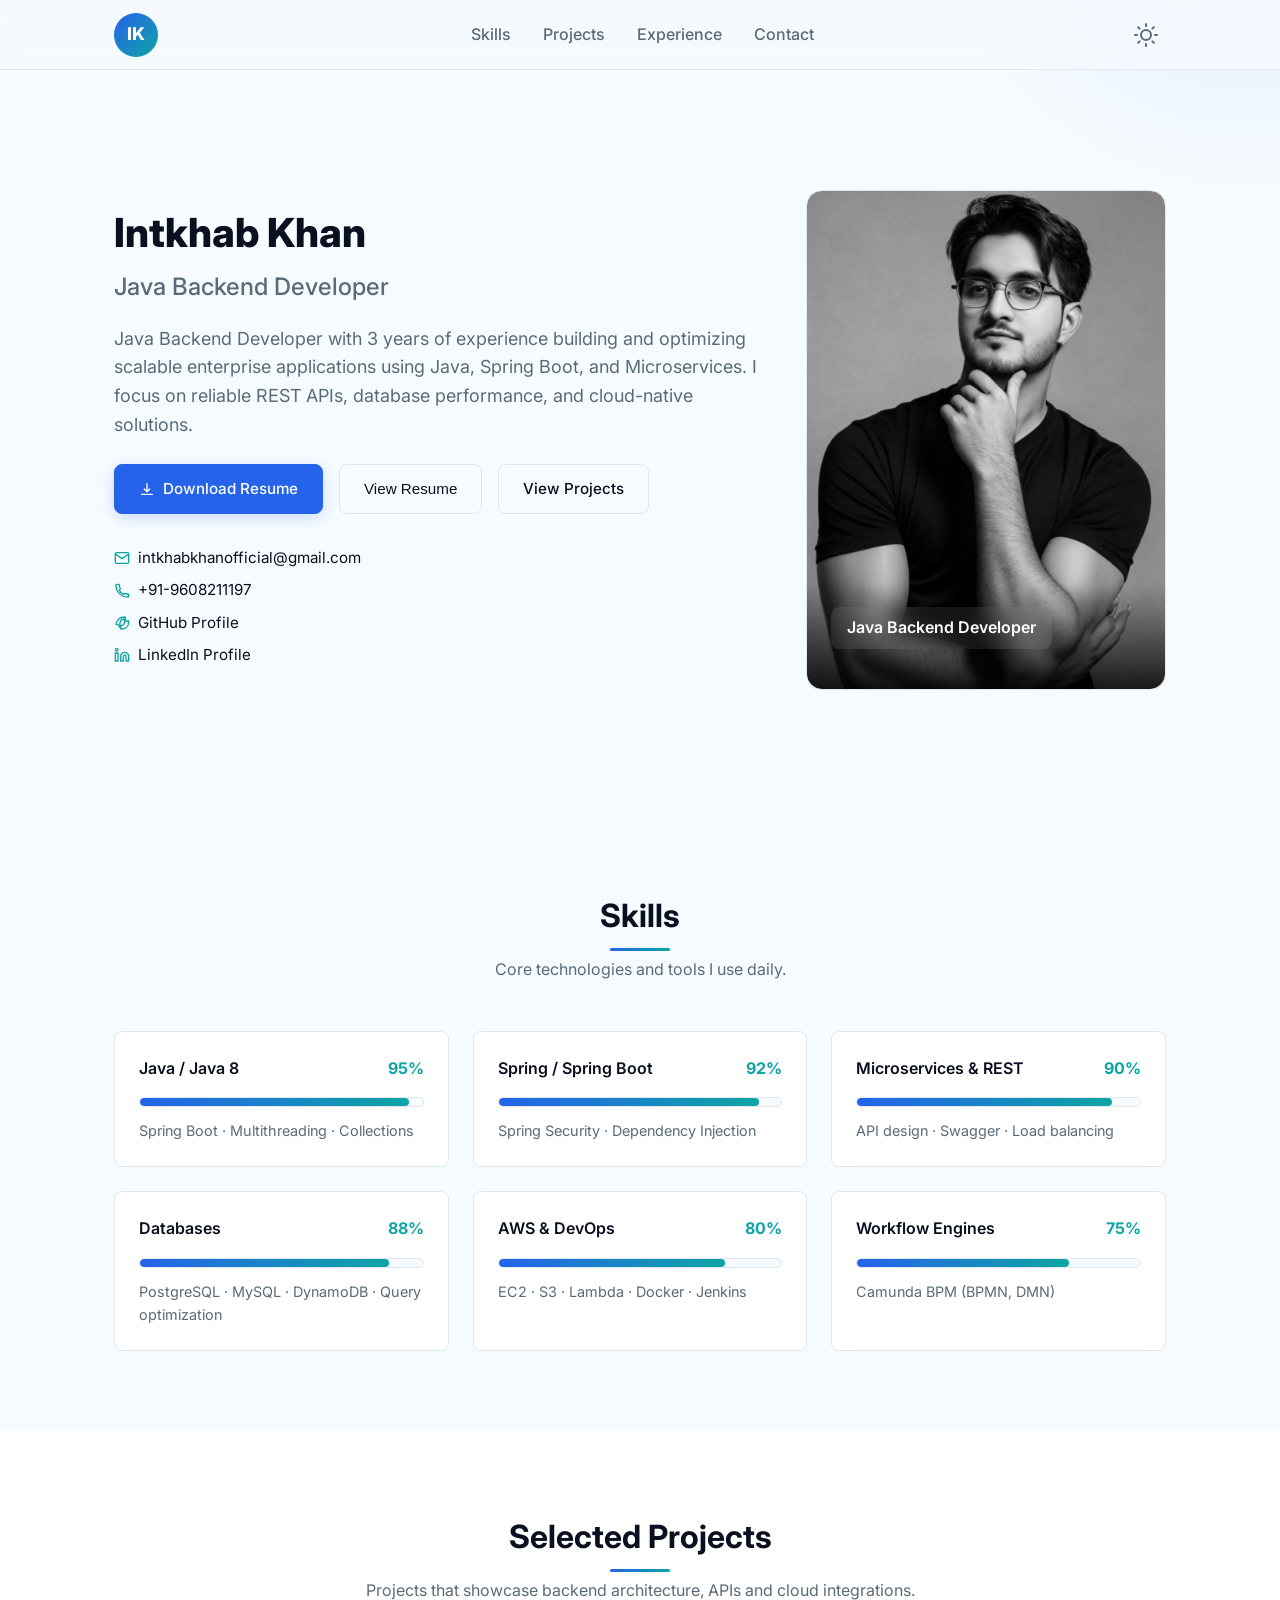
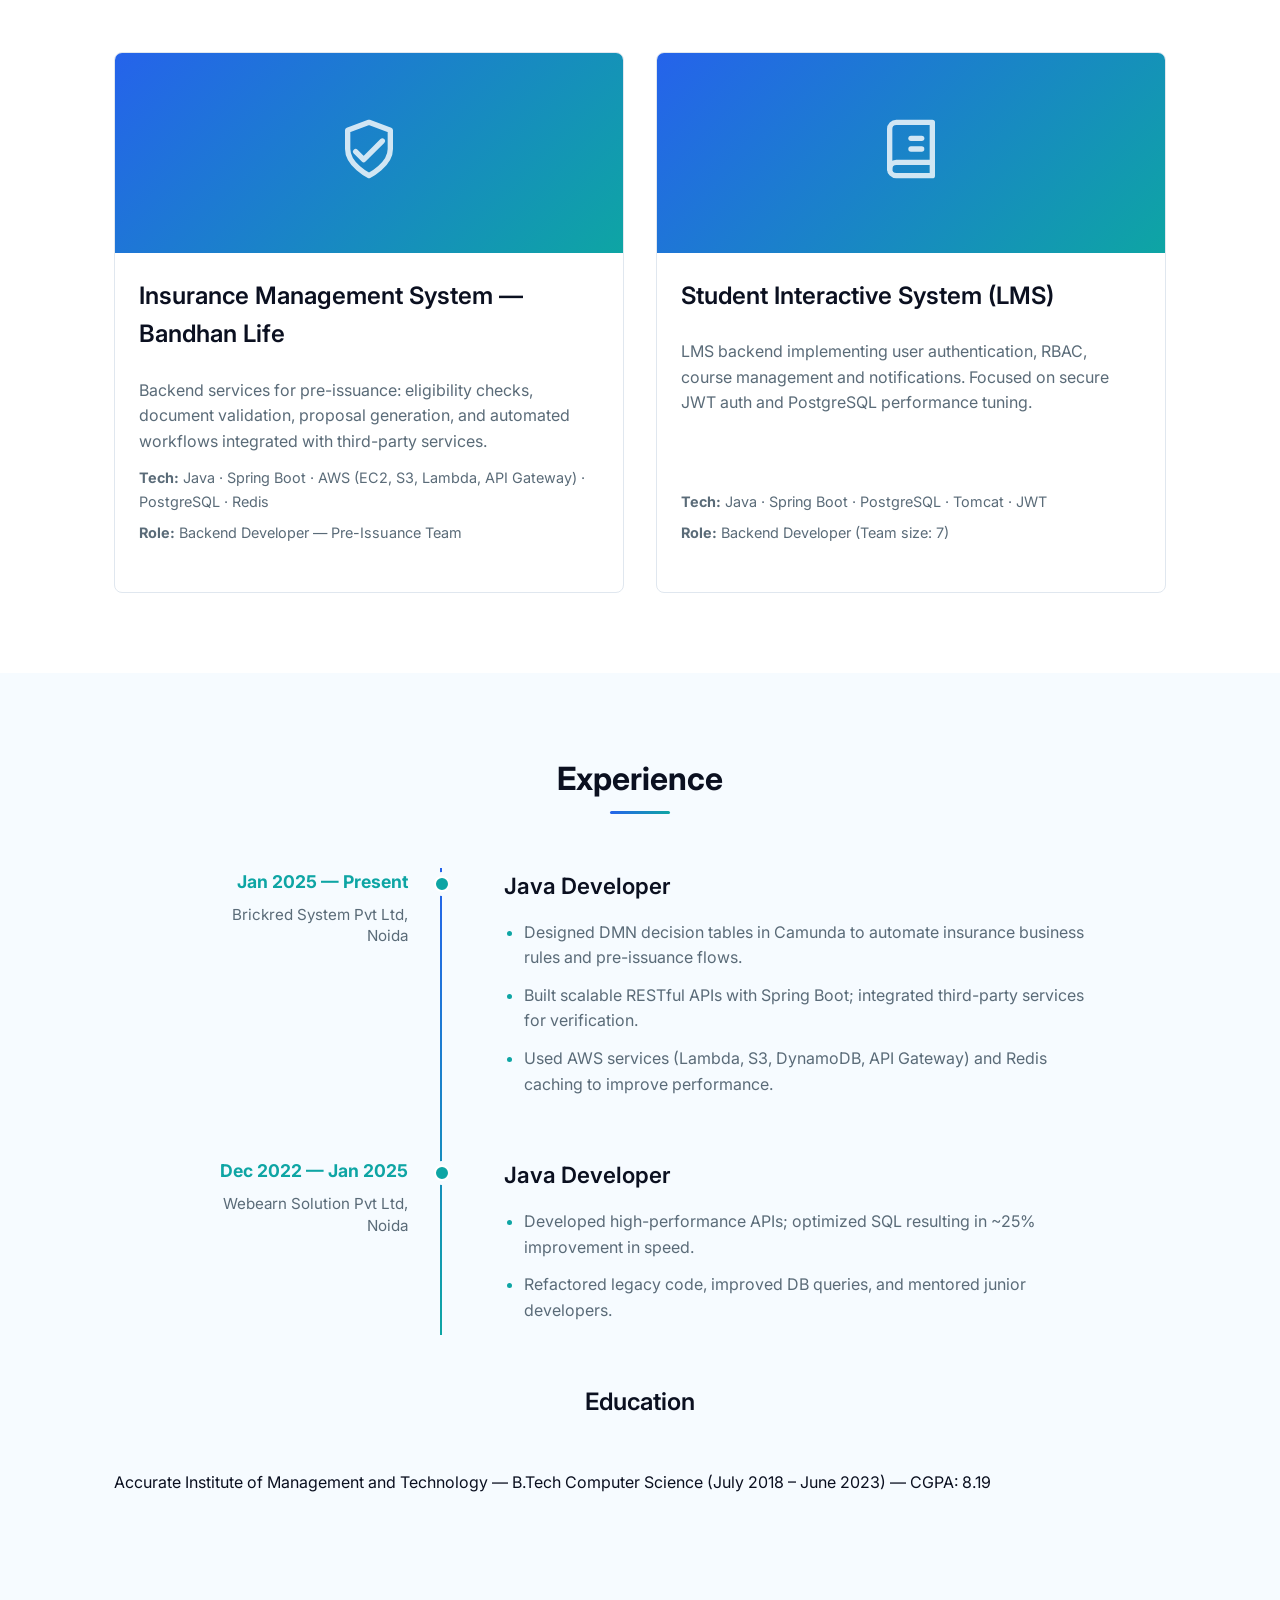
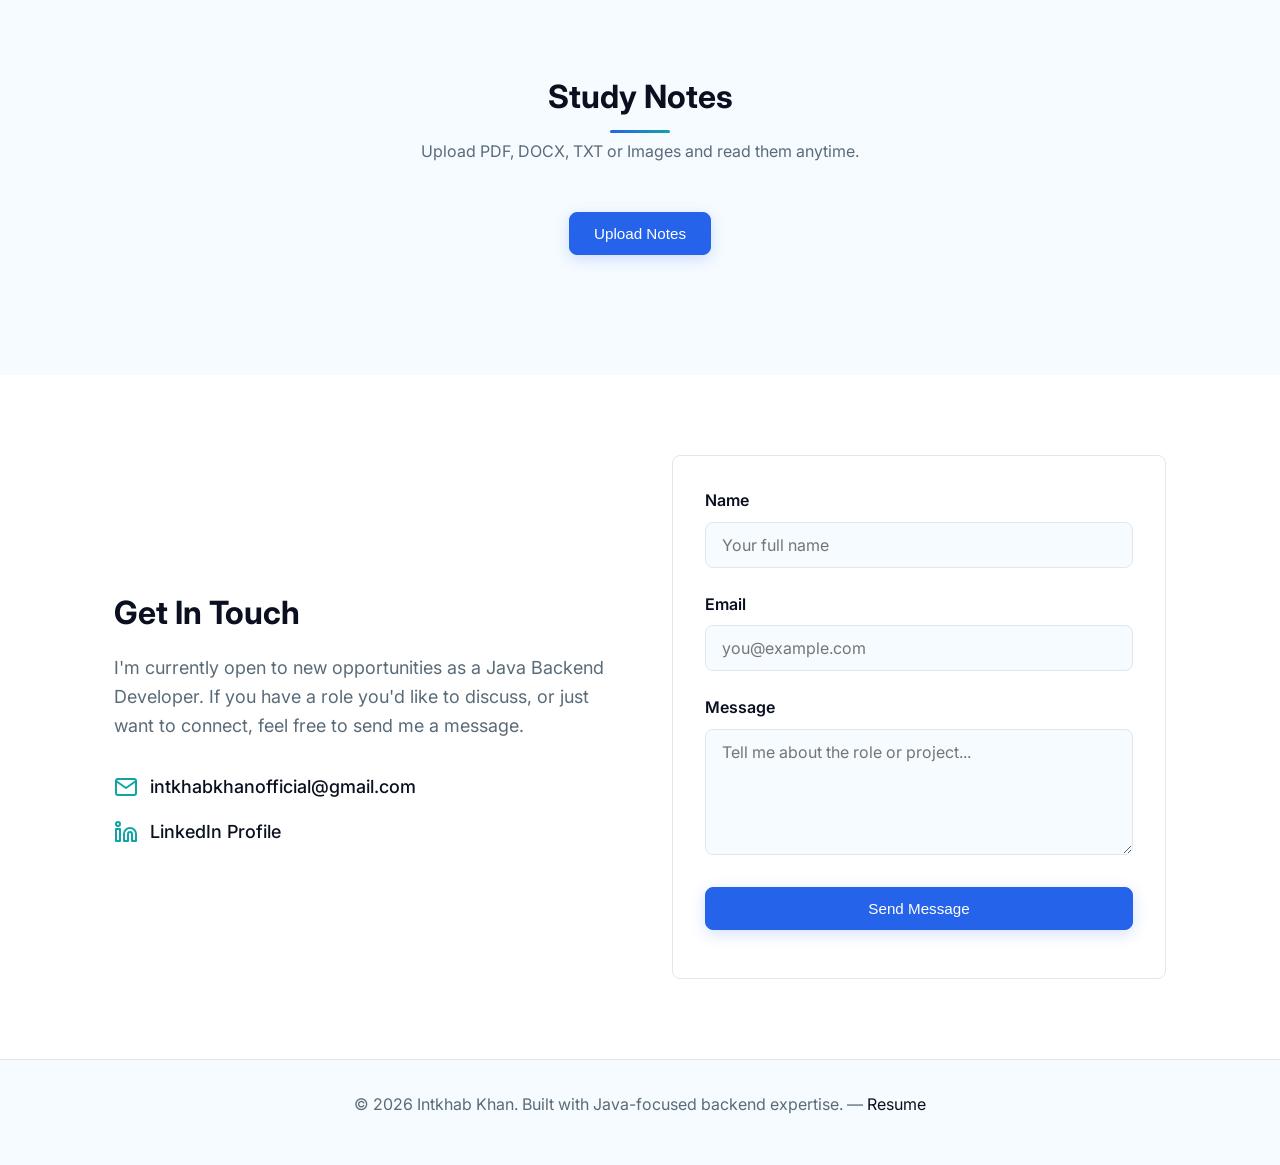
<file: index.html>
<!DOCTYPE html>
<html lang="en" class="dark"> <!-- Default to dark mode -->
<head>
  <meta charset="utf-8" />
  <meta name="viewport" content="width=device-width,initial-scale=1" />
  <title>Intkhab Khan — Java Backend Developer</title>
  <meta name="description" content="Intkhab Khan — Java Backend Developer. Experienced in Spring Boot, Microservices, REST API, AWS, PostgreSQL. Portfolio and resume." />
  <meta name="author" content="Intkhab Khan" />
  <!-- Open Graph / Social -->
  <meta property="og:title" content="Intkhab Khan — Java Backend Developer" />
  <meta property="og:description" content="Java Backend Developer with 3 years experience building scalable enterprise applications using Java, Spring Boot and Microservices." />
  <meta property="og:type" content="website" />
  <!-- Favicon -->
  <link rel="icon" href="assets/favicon.png" />
  <!-- Fonts -->
  <link rel="preconnect" href="https://fonts.googleapis.com">
  <link rel="preconnect" href="https://fonts.gstatic.com" crossorigin>
  <link href="https://fonts.googleapis.com/css2?family=Inter:wght@300;400;500;600;700;800&display=swap" rel="stylesheet">
  <!-- Styles -->
  <link rel="stylesheet" href="styles.css">
</head>
<body data-theme="dark">

  <!-- ===== HEADER (NEW) ===== -->
  <header class="site-header">
    <div class="container header-inner">
      <a class="logo" href="#home" aria-label="Intkhab Khan home">IK</a>
      
      <nav class="nav" role="navigation" aria-label="Main navigation">
        <a href="#skills">Skills</a>
        <a href="#projects">Projects</a>
        <a href="#experience">Experience</a>
        <a href="#contact">Contact</a>
      </nav>

      <div class="header-actions">
        <!-- New Theme Toggle Button -->
        <button id="theme-toggle" class="theme-toggle" aria-label="Toggle dark/light mode">
          <!-- Sun Icon -->
          <svg class="sun" xmlns="http://www.w3.org/2000/svg" width="24" height="24" viewBox="0 0 24 24" fill="none" stroke="currentColor" stroke-width="2" stroke-linecap="round" stroke-linejoin="round"><circle cx="12" cy="12" r="5"></circle><line x1="12" y1="1" x2="12" y2="3"></line><line x1="12" y1="21" x2="12" y2="23"></line><line x1="4.22" y1="4.22" x2="5.64" y2="5.64"></line><line x1="18.36" y1="18.36" x2="19.78" y2="19.78"></line><line x1="1" y1="12" x2="3" y2="12"></line><line x1="21" y1="12" x2="23" y2="12"></line><line x1="4.22" y1="19.78" x2="5.64" y2="18.36"></line><line x1="18.36" y1="5.64" x2="19.78" y2="4.22"></line></svg>
          <!-- Moon Icon -->
          <svg class="moon" xmlns="http://www.w3.org/2000/svg" width="24" height="24" viewBox="0 0 24 24" fill="none" stroke="currentColor" stroke-width="2" stroke-linecap="round" stroke-linejoin="round"><path d="M21 12.79A9 9 0 1 1 11.21 3 7 7 0 0 0 21 12.79z"></path></svg>
        </button>
        <!-- Original Mobile Menu Toggle -->
        <button class="mobile-menu-toggle" id="mobileMenuToggle" aria-label="Toggle menu" aria-expanded="false">
          <svg xmlns="http://www.w3.org/2000/svg" width="24" height="24" viewBox="0 0 24 24" fill="none" stroke="currentColor" stroke-width="2" stroke-linecap="round" stroke-linejoin="round"><line x1="3" y1="12" x2="21" y2="12"></line><line x1="3" y1="6" x2="21" y2="6"></line><line x1="3" y1="18" x2="21" y2="18"></line></svg>
        </button>
      </div>
    </div>
  </header>

  <main>
    <!-- ===== HERO (Original Structure) ===== -->
    <section id="home" class="hero" role="region" aria-labelledby="hero-heading">
      <div class="container hero-grid">
        <div class="hero-left fade-in">
          <div class="hero-heading">
            <!-- Updated to static, professional heading -->
            <h1 id="hero-heading">
              Intkhab Khan
              <br>
              <small>Java Backend Developer</small>
            </h1>
          </div>
          <p class="lead">Java Backend Developer with 3 years of experience building and optimizing scalable enterprise applications using Java, Spring Boot, and Microservices. I focus on reliable REST APIs, database performance, and cloud-native solutions.</p>
          <div class="cta-row">
            <a class="btn primary" href="assets/Intkhab_Khan_Java_Developer.pdf" download>
              <svg width="16" height="16" viewBox="0 0 24 24" fill="none" xmlns="http://www.w3.org/2000/svg">
                <path d="M12 16L12 4M12 16L8 12M12 16L16 12" stroke="currentColor" stroke-width="2" stroke-linecap="round" stroke-linejoin="round"/>
                <path d="M4 20H20" stroke="currentColor" stroke-width="2" stroke-linecap="round"/>
              </svg>
              Download Resume
            </a>
            
            <!-- ===== NEW "VIEW RESUME" BUTTON ===== -->
            <button id="viewResumeBtn" class="btn ghost">View Resume</button>
            
            <a class="btn ghost" href="#projects">View Projects</a>
          </div>

          <ul class="contact-inline" aria-label="Contact and social links">
            <li>
              <svg width="16" height="16" viewBox="0 0 24 24" fill="none" xmlns="http://www.w3.org/2000/svg">
                <path d="M4 4H20C21.1 4 22 4.9 22 6V18C22 19.1 21.1 20 20 20H4C2.9 20 2 19.1 2 18V6C2 4.9 2.9 4 4 4Z" stroke="currentColor" stroke-width="2" stroke-linecap="round" stroke-linejoin="round"/>
                <path d="M22 6L12 13L2 6" stroke="currentColor" stroke-width="2" stroke-linecap="round" stroke-linejoin="round"/>
              </svg>
              <a href="mailto:intkhabkhanofficial@gmail.com">intkhabkhanofficial@gmail.com</a>
            </li>
             <li>
              <svg width="16" height="16" viewBox="0 0 24 24" fill="none" xmlns="http://www.w3.org/2000/svg">
                <path d="M22 16.92V19.92C22 20.52 21.53 21 20.94 21C10.47 21 3 13.53 3 3.06C3 2.47 3.48 2 4.08 2H7.08C7.63 2 8.08 2.45 8.08 3C8.08 4.92 8.53 6.75 9.36 8.38C9.49 8.68 9.43 9.03 9.2 9.27L7.8 10.67C9.06 13.23 11.77 15.94 14.33 17.2L15.73 15.8C15.97 15.57 16.32 15.51 16.62 15.64C18.25 16.47 20.08 16.92 22 16.92Z" stroke="currentColor" stroke-width="2" stroke-linecap="round" stroke-linejoin="round"/>
              </svg>
              <a href="tel:+919608211197">+91-9608211197</a>
            </li>
            <li>
              <svg width="16" height="16" viewBox="0 0 24 24" fill="none" xmlns="http://www.w3.org/2000/svg">
                <path d="M9 19C9 16.79 6.21 14 4 14C3.67 14 3.35 14.03 3.04 14.09C3.69 7.36 9.29 3 16 3C16.34 3 16.67 3.03 17 3.08V9H22C22.08 9.33 22.11 9.66 22.11 10C22.11 16.61 17.72 21 11.11 21C10.78 21 10.45 20.97 10.12 20.92V15.91C10.41 15.97 10.7 16 11 16C13.21 16 16 13.21 16 11V6C12.69 6 9.83 8.17 9 11.3V19Z" stroke="currentColor" stroke-width="2" stroke-linecap="round" stroke-linejoin="round"/>
              </svg>
              <a href="https://github.com/Ikhan2001" target="_blank" rel="noopener noreferrer">GitHub Profile</a>
            </li>
            <li>
              <svg width="16" height="16" viewBox="0 0 24 24" fill="none" xmlns="http://www.w3.org/2000/svg">
                <path d="M16 8C17.5913 8 19.1174 8.63214 20.2426 9.75736C21.3679 10.8826 22 12.4087 22 14V21H18V14C18 13.4696 17.7893 12.9609 17.4142 12.5858C17.0391 12.2107 16.5304 12 16 12C15.4696 12 14.9609 12.2107 14.5858 12.5858C14.2107 12.9609 14 13.4696 14 14V21H10V14C10 12.4087 10.6321 10.8826 11.7574 9.75736C12.8826 8.63214 14.4087 8 16 8Z" stroke="currentColor" stroke-width="2" stroke-linecap="round" stroke-linejoin="round"/>
                <path d="M6 9H2V21H6V9Z" stroke="currentColor" stroke-width="2" stroke-linecap="round" stroke-linejoin="round"/>
                <path d="M4 6C5.10457 6 6 5.10457 6 4C6 2.89543 5.10457 2 4 2C2.89543 2 2 2.89543 2 4C2 5.10457 2.89543 6 4 6Z" stroke="currentColor" stroke-width="2" stroke-linecap="round" stroke-linejoin="round"/>
              </svg>
              <a href="https://www.linkedin.com/in/intkhab-khan-6484181ba" target="_blank" rel="noopener noreferrer">LinkedIn Profile</a>
            </li>
          </ul>
        </div>

        <div class="hero-right fade-in delay-1">
          <div class="profile-card" role="img" aria-label="Photo of Intkhab Khan" style="background-image: url('assets/photo_2025-10-23_15-31-32.jpg')">
            <div class="profile-overlay">
              <p class="role-tag">Java Backend Developer</p>
            </div>
          </div>
        </div>
      </div>
    </section>

    <!-- ===== SKILLS (Original Structure) ===== -->
    <section id="skills" class="section" aria-labelledby="skills-heading">
      <div class="container">
        <div class="section-header">
          <h2 id="skills-heading">Skills</h2>
          <p class="muted">Core technologies and tools I use daily.</p>
        </div>

        <div class="skills-grid" role="list">
          <div class="skill fade-in" role="listitem" aria-label="Java skill">
            <div class="skill-head">
              <span>Java / Java 8</span>
              <span class="skill-percent">95%</span>
            </div>
            <div class="skill-bar" data-percent="95" aria-hidden="true"><span></span></div>
            <p class="skill-tags">Spring Boot · Multithreading · Collections</p>
          </div>

          <div class="skill fade-in delay-1" role="listitem" aria-label="Spring Boot skill">
            <div class="skill-head">
              <span>Spring / Spring Boot</span>
              <span class="skill-percent">92%</span>
            </div>
            <div class="skill-bar" data-percent="92" aria-hidden="true"><span></span></div>
            <p class="skill-tags">Spring Security · Dependency Injection</p>
          </div>

          <div class="skill fade-in delay-2" role="listitem" aria-label="Microservices skill">
            <div class="skill-head">
              <span>Microservices & REST</span>
              <span class="skill-percent">90%</span>
            </div>
            <div class="skill-bar" data-percent="90" aria-hidden="true"><span></span></div>
            <p class="skill-tags">API design · Swagger · Load balancing</p>
          </div>

          <div class="skill fade-in delay-3" role="listitem" aria-label="Databases skill">
            <div class="skill-head">
              <span>Databases</span>
              <span class="skill-percent">88%</span>
            </div>
            <div class="skill-bar" data-percent="88" aria-hidden="true"><span></span></div>
            <p class="skill-tags">PostgreSQL · MySQL · DynamoDB · Query optimization</p>
          </div>

          <div class="skill fade-in delay-4" role="listitem" aria-label="Cloud & DevOps skill">
            <div class="skill-head">
              <span>AWS & DevOps</span>
              <span class="skill-percent">80%</span>
            </div>
            <div class="skill-bar" data-percent="80" aria-hidden="true"><span></span></div>
            <p class="skill-tags">EC2 · S3 · Lambda · Docker · Jenkins</p>
          </div>

          <div class="skill fade-in delay-4" role="listitem" aria-label="Camunda BPM skill">
            <div class="skill-head">
              <span>Workflow Engines</span>
              <span class="skill-percent">75%</span>
            </div>
            <div class="skill-bar" data-percent="75" aria-hidden="true"><span></span></div>
            <p class="skill-tags">Camunda BPM (BPMN, DMN)</p>
          </div>
        </div>
      </div>
    </section>

    <!-- ===== PROJECTS (Original Structure + New SVGs) ===== -->
    <section id="projects" class="section alt-bg" aria-labelledby="projects-heading">
      <div class="container">
        <div class="section-header">
          <h2 id="projects-heading">Selected Projects</h2>
          <p class="muted">Projects that showcase backend architecture, APIs and cloud integrations.</p>
        </div>

        <div class="projects-grid">
          <article class="project-card fade-in" aria-labelledby="proj1-title">
            <div class="proj-media">
              <div class="project-icon">
                <!-- NEW Custom SVG Logo for IMS -->
                <svg xmlns="http://www.w3.org/2000/svg" width="64" height="64" viewBox="0 0 24 24" fill="none" stroke="currentColor" stroke-width="2" stroke-linecap="round" stroke-linejoin="round">
                  <path d="M12 22s8-4 8-10V5l-8-3-8 3v7c0 6 8 10 8 10z"></path>
                  <polyline points="7 13 10 16 17 9"></polyline>
                </svg>
              </div>
            </div>
            <div class="proj-body">
              <h3 id="proj1-title">Insurance Management System — Bandhan Life</h3>
              <p class="proj-desc">Backend services for pre-issuance: eligibility checks, document validation, proposal generation, and automated workflows integrated with third-party services.</p>
              <p class="proj-tech"><strong>Tech:</strong> Java · Spring Boot · AWS (EC2, S3, Lambda, API Gateway) · PostgreSQL · Redis</p>
              <p class="proj-role"><strong>Role:</strong> Backend Developer — Pre-Issuance Team</p>
              <div class="proj-links">
                <!-- <a href="#" class="btn ghost" aria-label="View repository or demo">Demo / Repo</a> -->
              </div>
            </div>
          </article>

          <article class="project-card fade-in delay-1" aria-labelledby="proj2-title">
            <div class="proj-media">
              <div class="project-icon">
                <!-- NEW Custom SVG Logo for LMS -->
                <svg xmlns="http://www.w3.org/2000/svg" width="64" height="64" viewBox="0 0 24 24" fill="none" stroke="currentColor" stroke-width="2" stroke-linecap="round" stroke-linejoin="round">
                  <path d="M4 19.5A2.5 2.5 0 0 1 6.5 17H20"></path>
                  <path d="M6.5 2H20v20H6.5A2.5 2.5 0 0 1 4 19.5v-15A2.5 2.5 0 0 1 6.5 2z"></path>
                  <line x1="12" y1="8" x2="16" y2="8"></line>
                  <line x1="12" y1="12" x2="16" y2="12"></line>
                </svg>
              </div>
            </div>
            <div class="proj-body">
              <h3 id="proj2-title">Student Interactive System (LMS)</h3>
              <p class="proj-desc">LMS backend implementing user authentication, RBAC, course management and notifications. Focused on secure JWT auth and PostgreSQL performance tuning.</p>
              <p class="proj-tech"><strong>Tech:</strong> Java · Spring Boot · PostgreSQL · Tomcat · JWT</p>
              <p class="proj-role"><strong>Role:</strong> Backend Developer (Team size: 7)</p>
              <div class="proj-links">
                <!-- <a href="#" class="btn ghost">Demo / Repo</a> -->
              </div>
            </div>
          </article>
        </div>
      </div>
    </section>

    <!-- ===== EXPERIENCE (Original Structure) ===== -->
    <section id="experience" class="section" aria-labelledby="experience-heading">
      <div class="container">
        <div class="section-header">
          <h2 id="experience-heading">Experience</h2>
        </div>

        <div class="timeline">
          <div class="timeline-item fade-in">
            <div class="timeline-left">
              <time datetime="2025-01">Jan 2025 — Present</time>
              <p class="company">Brickred System Pvt Ltd, Noida</p>
            </div>
            <div class="timeline-right">
              <h3>Java Developer</h3>
              <ul>
                <li>Designed DMN decision tables in Camunda to automate insurance business rules and pre-issuance flows.</li>
                <li>Built scalable RESTful APIs with Spring Boot; integrated third-party services for verification.</li>
                <li>Used AWS services (Lambda, S3, DynamoDB, API Gateway) and Redis caching to improve performance.</li>
              </ul>
            </div>
          </div>

          <div class="timeline-item fade-in delay-1">
            <div class="timeline-left">
              <time datetime="2022-12">Dec 2022 — Jan 2025</time>
              <p class="company">Webearn Solution Pvt Ltd, Noida</p>
            </div>
            <div class="timeline-right">
              <h3>Java Developer</h3>
              <ul>
                <li>Developed high-performance APIs; optimized SQL resulting in ~25% improvement in speed.</li>
                <li>Refactored legacy code, improved DB queries, and mentored junior developers.</li>
              </ul>
            </div>
          </div>
        </div>

        <div class="section-header" style="margin-top: 3rem;">
          <h3>Education</h3>
        </div>
        <p class="fade-in">Accurate Institute of Management and Technology — B.Tech Computer Science (July 2018 – June 2023) — CGPA: 8.19</p>
      </div>
    </section>

    <!-- ================= NOTES SECTION ================= -->

<section id="notes" class="section">
    <div class="container">

        <div class="section-header">
            <h2>Study Notes</h2>
            <p class="muted">
                Upload PDF, DOCX, TXT or Images and read them anytime.
            </p>
        </div>

        <div class="notes-upload-box">

            <input
                    type="file"
                    id="noteUploader"
                    accept=".pdf,.doc,.docx,.txt,.png,.jpg,.jpeg"
                    multiple
                    hidden>

            <button class="btn primary" id="uploadBtn">
                Upload Notes
            </button>

        </div>

        <div id="notesContainer" class="notes-grid"></div>

    </div>
</section>

    <!-- ===== CONTACT (NEW) ===== -->
    <section id="contact" class="section alt-bg" aria-labelledby="contact-heading">
      <div class="container contact-container">
        <div class="contact-content fade-in">
          <h2 id="contact-heading">Get In Touch</h2>
          <p class="muted">I'm currently open to new opportunities as a Java Backend Developer. If you have a role you'd like to discuss, or just want to connect, feel free to send me a message.</p>
          <div class="contact-details">
            <a href="mailto:intkhabkhanofficial@gmail.com" class="contact-link">
              <svg xmlns="http://www.w3.org/2000/svg" width="24" height="24" viewBox="0 0 24 24" fill="none" stroke="currentColor" stroke-width="2" stroke-linecap="round" stroke-linejoin="round"><path d="M4 4h16c1.1 0 2 .9 2 2v12c0 1.1-.9 2-2 2H4c-1.1 0-2-.9-2-2V6c0-1.1.9-2 2-2z"></path><polyline points="22,6 12,13 2,6"></polyline></svg>
              <span>intkhabkhanofficial@gmail.com</span>
            </a>
            <a href="https://www.linkedin.com/in/intkhab-khan-6484181ba" target="_blank" rel="noopener noreferrer" class="contact-link">
              <svg xmlns="http://www.w3.org/2000/svg" width="24" height="24" viewBox="0 0 24 24" fill="none" stroke="currentColor" stroke-width="2" stroke-linecap="round" stroke-linejoin="round"><path d="M16 8a6 6 0 0 1 6 6v7h-4v-7a2 2 0 0 0-2-2 2 2 0 0 0-2 2v7h-4v-7a6 6 0 0 1 6-6z"></path><rect x="2" y="9" width="4" height="12"></rect><circle cx="4" cy="4" r="2"></circle></svg>
              <span>LinkedIn Profile</span>
            </a>
          </div>
        </div>

        <form 
          id="contactForm" 
          class="contact-form fade-in delay-1" 
          action="https://formspree.io/f/xjkpqrov"
          method="POST"
          aria-label="Contact form"
        >
          <div class="form-group">
            <label for="name">Name</label>
            <input id="name" name="name" type="text" required placeholder="Your full name">
          </div>
          <div class="form-group">
            <label for="email">Email</label>
            <input id="email" name="_replyto" type="email" required placeholder="you@example.com">
          </div>
          <div class="form-group">
            <label for="message">Message</label>
            <textarea id="message" name="message" rows="5" required placeholder="Tell me about the role or project..."></textarea>
          </div>
          <button type="submit" class="btn primary form-submit-btn">Send Message</button>
          <p id="formStatus" class="form-status" aria-live="polite"></p>
        </form>
      </div>
    </section>
  </main>

  <!-- ===== FOOTER (Original Structure) ===== -->
  <footer class="site-footer" role="contentinfo">
    <div class="container">
      <p>© <span id="year"></span> Intkhab Khan. Built with Java-focused backend expertise. — <a href="assets/Intkhab_Khan_Java_Developer.pdf" download>Resume</a></p>
    </div>
  </footer>

  <!-- Back to top button (New) -->
  <a href="#home" class="back-to-top" aria-label="Back to top">
    <svg xmlns="http://www.w3.org/2000/svg" width="24" height="24" viewBox="0 0 24 24" fill="none" stroke="currentColor" stroke-width="2" stroke-linecap="round" stroke-linejoin="round"><polyline points="18 15 12 9 6 15"></polyline></svg>
  </a>

  <script src="script.js"></script>
  
  <!-- ===== RESUME MODAL (NEW) ===== -->
  <div id="resumeModal" class="modal-overlay" aria-hidden="true" role="dialog" aria-labelledby="resumeModalTitle">
    <div class="modal-content" role="document">
      <div class="modal-header">
        <h2 id="resumeModalTitle">My Resume</h2>
        <button id="closeModalBtn" class="modal-close-btn" aria-label="Close resume viewer">&times;</button>
      </div>
      <div class="modal-body">
        <!-- Make sure this path is correct! -->
        <iframe src="assets/Intkhab_Khan_Java_Developer.pdf" title="Intkhab Khan's Resume"></iframe>
      </div>
      <div class="modal-footer">
        <a class="btn primary" href="assets/Intkhab_Khan_Java_Developer.pdf" download>Download PDF</a>
      </div>
    </div>
  </div>

</body>
</html>
</file>
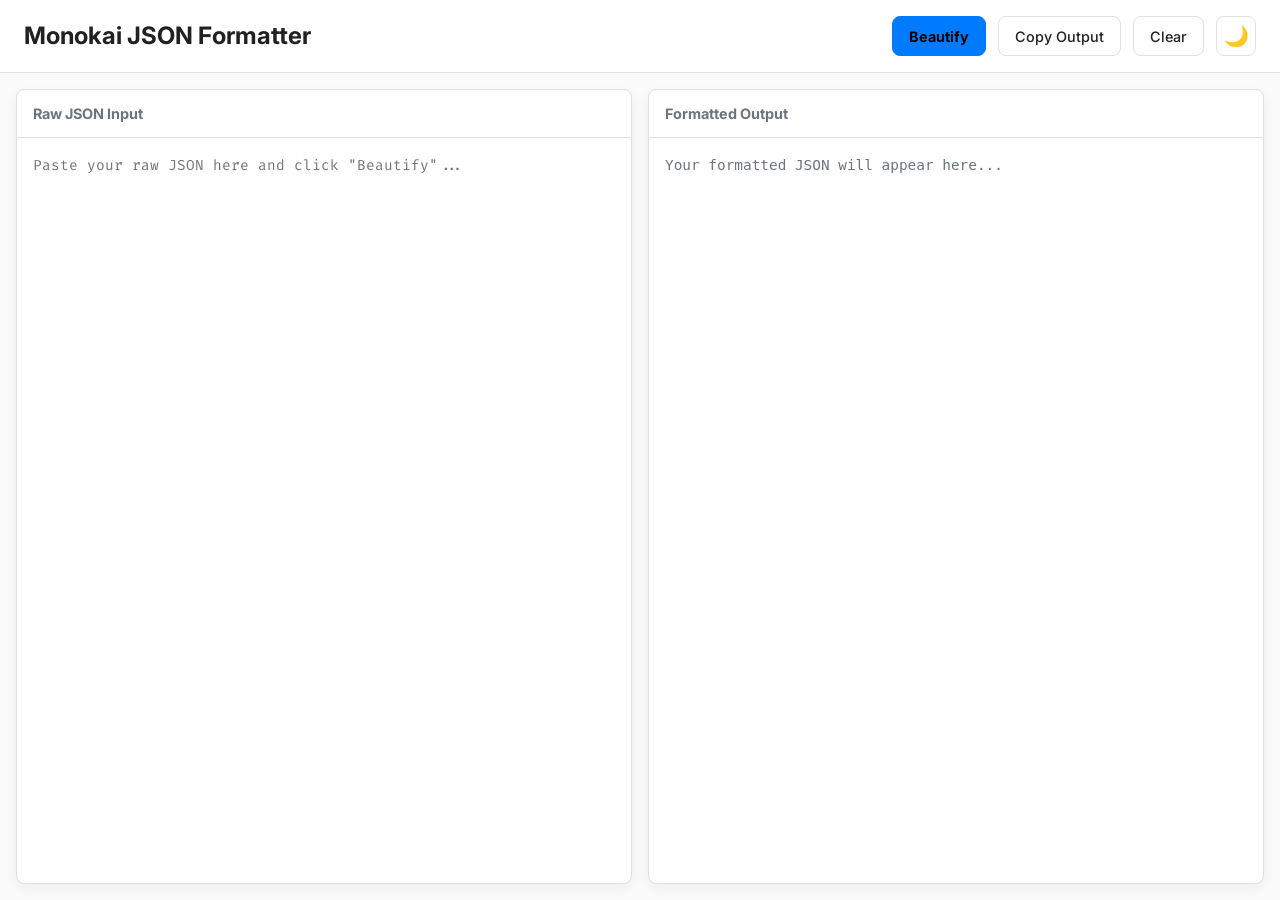
<file: json-formatter.html>
<!DOCTYPE html>
<html lang="en">
<head>
    <meta charset="UTF-8">
    <meta name="viewport" content="width=device-width, initial-scale=1.0">
    <title>Monokai JSON Formatter</title>
    <meta name="description" content="A beautiful, single-file JSON Formatter with a Monokai theme, syntax highlighting, and correct indentation.">
    
    <!-- Fonts: Inter (UI) and Fira Code (Code) -->
    <link rel="preconnect" href="https://fonts.googleapis.com">
    <link rel="preconnect" href="https://fonts.gstatic.com" crossorigin>
    <link href="https://fonts.googleapis.com/css2?family=Fira+Code:wght@400;500&family=Inter:wght@400;500;700&display=swap" rel="stylesheet">

    <style>
        /* ==========
           1. THEME & VARIABLES
           ========== */

        :root {
            /* Light Mode (Default) */
            --bg-color: #FAFAFA;
            --panel-bg: #FFFFFF;
            --text-color: #212121;
            --muted-color: #6c757d;
            --border-color: #E0E0E0;
            --accent-color: #007AFF;
            --accent-hover: #0056b3;
            --shadow-color: rgba(0, 0, 0, 0.05);

            /* Syntax Colors (Light) */
            --key-color: #C51162;   /* Dark Pink */
            --string-color: #4CAF50; /* Green */
            --number-color: #FF6F00; /* Orange */
            --boolean-color: #673AB7;/* Deep Purple */
            --null-color: #673AB7;   /* Deep Purple */
        }

        :root.dark {
            /* Dark Mode (Monokai) */
            --bg-color: #222326;
            --panel-bg: #272822;
            --text-color: #F8F8F2;
            --muted-color: #75715E;
            --border-color: #414339;
            --accent-color: #66D9EF;  /* Cyan */
            --accent-hover: #80DEEA;
            --shadow-color: rgba(0, 0, 0, 0.2);

            /* Syntax Colors (Monokai) */
            --key-color: #F92672;     /* Pink */
            --string-color: #A6E22E;  /* Green */
            --number-color: #E6DB74;  /* Yellow */
            --boolean-color: #AE81FF; /* Purple */
            --null-color: #AE81FF;    /* Purple */
        }

        /* ==========
           2. RESET & BASE STYLES
           ========== */
        
        * {
            box-sizing: border-box;
            margin: 0;
            padding: 0;
        }

        html, body {
            height: 100%;
        }

        body {
            font-family: 'Inter', -apple-system, BlinkMacSystemFont, "Segoe UI", Roboto, Helvetica, Arial, sans-serif;
            background-color: var(--bg-color);
            color: var(--text-color);
            line-height: 1.6;
            display: flex;
            flex-direction: column;
            transition: background-color 0.3s ease, color 0.3s ease;
        }
        
        /* Custom Scrollbar */
        ::-webkit-scrollbar {
            width: 8px;
            height: 8px;
        }
        ::-webkit-scrollbar-track {
            background: var(--bg-color);
        }
        ::-webkit-scrollbar-thumb {
            background-color: var(--border-color);
            border-radius: 10px;
        }

        /* ==========
           3. HEADER & CONTROLS
           ========== */

        .header {
            display: flex;
            justify-content: space-between;
            align-items: center;
            padding: 1rem 1.5rem;
            border-bottom: 1px solid var(--border-color);
            background-color: var(--panel-bg);
            flex-shrink: 0;
        }

        .header h1 {
            font-size: 1.5rem;
            margin: 0;
        }

        .controls {
            display: flex;
            gap: 0.75rem;
        }

        .btn {
            font-family: 'Inter', sans-serif;
            font-size: 0.9rem;
            font-weight: 500;
            padding: 0.5rem 1rem;
            border-radius: 8px;
            border: 1px solid var(--border-color);
            background-color: var(--panel-bg);
            color: var(--text-color);
            cursor: pointer;
            transition: all 0.2s ease;
        }
        
        .btn:hover {
            border-color: var(--accent-color);
        }

        .btn.primary {
            background-color: var(--accent-color);
            border-color: var(--accent-color);
            color: var(--panel-bg);
            font-weight: 700;
        }
        .dark .btn.primary {
            color: #000;
        }
        .btn.primary:hover {
            background-color: var(--accent-hover);
            border-color: var(--accent-hover);
        }

        .theme-toggle {
            width: 40px;
            height: 40px;
            padding: 0;
            display: flex;
            align-items: center;
            justify-content: center;
            font-size: 1.25rem;
        }

        /* Hide one icon based on theme */
        .dark .theme-toggle .icon-sun { display: none; }
        .theme-toggle .icon-moon { display: none; }
        .dark .theme-toggle .icon-moon { display: inline; }

        /* ==========
           4. MAIN CONTENT AREA
           ========== */

        .app-container {
            flex: 1; /* Make this area fill the remaining height */
            display: grid;
            grid-template-columns: 1fr 1fr;
            gap: 1rem;
            padding: 1rem;
            min-height: 0; /* Critical for flexbox/grid scrolling */
        }

        .panel {
            display: flex;
            flex-direction: column;
            background-color: var(--panel-bg);
            border: 1px solid var(--border-color);
            border-radius: 8px;
            box-shadow: 0 4px 12px var(--shadow-color);
            min-height: 0;
            overflow: hidden; /* Keeps content inside rounded borders */
        }
        
        .panel-header {
            font-size: 0.9rem;
            font-weight: 700;
            padding: 0.75rem 1rem;
            border-bottom: 1px solid var(--border-color);
            color: var(--muted-color);
        }

        /* Input Textarea */
        #json-input {
            flex: 1;
            font-family: 'Fira Code', monospace;
            font-size: 0.9rem;
            line-height: 1.6;
            border: none;
            outline: none;
            padding: 1rem;
            resize: none;
            background-color: transparent;
            color: var(--text-color);
        }

        /* Output <pre> block */
        #output-wrapper {
            flex: 1;
            overflow: auto; /* This makes the panel scrollable */
            padding: 1rem;
            margin: 0;
            font-family: 'Fira Code', monospace;
            font-size: 0.9rem;
            line-height: 1.6;
        }

        #json-output {
            white-space: pre;
        }

        /* ==========
           5. SYNTAX HIGHLIGHTING & MESSAGES
           ========== */
        
        .placeholder-text {
            color: var(--muted-color);
            user-select: none;
        }
        
        .error-message {
            color: #F92672; /* Always use pink for errors */
            background-color: rgba(249, 38, 114, 0.1);
            border: 1px solid rgba(249, 38, 114, 0.2);
            padding: 1rem;
            border-radius: 8px;
            white-space: pre-wrap;
        }

        .json-key { color: var(--key-color); font-weight: 500; }
        .json-string { color: var(--string-color); }
        .json-number { color: var(--number-color); }
        .json-boolean { color: var(--boolean-color); font-weight: 500; }
        .json-null { color: var(--null-color); font-weight: 500; }

        /* ==========
           6. TOAST NOTIFICATION
           ========== */
        
        .toast {
            position: fixed;
            bottom: -100px; /* Start off-screen */
            left: 50%;
            transform: translateX(-50%);
            padding: 0.75rem 1.5rem;
            background-color: var(--text-color);
            color: var(--bg-color);
            border-radius: 8px;
            box-shadow: 0 5px 15px rgba(0, 0, 0, 0.2);
            font-weight: 500;
            z-index: 1001;
            transition: bottom 0.5s cubic-bezier(0.23, 1, 0.32, 1);
        }

        .toast.show {
            bottom: 2rem; /* Animate on-screen */
        }
        
        /* ==========
           7. RESPONSIVENESS
           ========== */

        @media (max-width: 800px) {
            body {
                height: auto; /* Allow body to grow */
            }
            .app-container {
                grid-template-columns: 1fr;
                gap: 1rem;
                height: auto;
            }
            .panel {
                /* Give panels a fixed height on mobile */
                height: 50vh; 
                min-height: 300px;
            }
            .header {
                flex-direction: column;
                gap: 1rem;
                padding: 1rem;
            }
            .controls {
                flex-wrap: wrap;
                justify-content: center;
            }
        }

    </style>
</head>
<body class="dark"> <!-- Default to dark mode -->

    <header class="header">
        <h1>Monokai JSON Formatter</h1>
        <div class="controls">
            <button class="btn primary" id="btn-beautify">Beautify</button>
            <button class="btn" id="btn-copy">Copy Output</button>
            <button class="btn" id="btn-clear">Clear</button>
            <button class="btn theme-toggle" id="theme-toggle" aria-label="Toggle theme">
                <span class="icon-sun">☀️</span>
                <span class="icon-moon">🌙</span>
            </button>
        </div>
    </header>

    <main class="app-container">
        
        <!-- Input Panel -->
        <section class="panel">
            <div class="panel-header">Raw JSON Input</div>
            <textarea id="json-input" placeholder='Paste your raw JSON here and click "Beautify"...' spellcheck="false"></textarea>
        </section>

        <!-- Output Panel -->
        <section class="panel">
            <div class="panel-header">Formatted Output</div>
            <pre id="output-wrapper"><code id="json-output"><span class="placeholder-text">Your formatted JSON will appear here...</span></code></pre>
        </section>

    </main>

    <!-- This div is used for toast notifications -->
    <div id="toast-container"></div>

    <script>
        document.addEventListener('DOMContentLoaded', () => {

            // --- Get DOM Elements ---
            const jsonInput = document.getElementById('json-input');
            const jsonOutput = document.getElementById('json-output');
            const btnBeautify = document.getElementById('btn-beautify');
            const btnCopy = document.getElementById('btn-copy');
            const btnClear = document.getElementById('btn-clear');
            const themeToggle = document.getElementById('theme-toggle');

            const placeholderText = '<span class="placeholder-text">Your formatted JSON will appear here...</span>';

            // --- Core Beautify Logic ---
            btnBeautify.addEventListener('click', () => {
                const rawJson = jsonInput.value;
                if (!rawJson) {
                    jsonOutput.innerHTML = placeholderText;
                    return;
                }

                try {
                    // 1. Parse the JSON
                    const parsedJson = JSON.parse(rawJson);
                    
                    // 2. Format it into an HTML string
                    const formattedHtml = formatJsonAsHtml(parsedJson);
                    
                    // 3. Display it
                    jsonOutput.innerHTML = formattedHtml;

                } catch (error) {
                    // Handle invalid JSON
                    jsonOutput.innerHTML = `<pre class="error-message"><strong>Invalid JSON:</strong>\n${error.message}</pre>`;
                }
            });

            /**
             * This is the core recursive function that builds the syntax-highlighted HTML.
             * It manually builds the string, respecting indentation.
             */
            function formatJsonAsHtml(obj, indent = 0) {
                const indentString = '  '.repeat(indent); // 2 spaces
                const type = typeof obj;

                // Primitives
                if (obj === null) {
                    return '<span class="json-null">null</span>';
                }
                if (type === 'string') {
                    // Escape basic HTML characters
                    const escapedString = obj.replace(/&/g, '&amp;').replace(/</g, '&lt;').replace(/>/g, '&gt;');
                    return `<span class="json-string">"${escapedString}"</span>`;
                }
                if (type === 'number') {
                    return `<span class="json-number">${obj}</span>`;
                }
                if (type === 'boolean') {
                    return `<span class="json-boolean">${obj}</span>`;
                }

                // Arrays
                if (Array.isArray(obj)) {
                    if (obj.length === 0) {
                        return '[]';
                    }
                    
                    let html = '[\n';
                    const childIndent = '  '.repeat(indent + 1);
                    
                    for (let i = 0; i < obj.length; i++) {
                        html += childIndent + formatJsonAsHtml(obj[i], indent + 1);
                        if (i < obj.length - 1) {
                            html += ',';
                        }
                        html += '\n';
                    }
                    html += indentString + ']';
                    return html;
                }

                // Objects
                if (type === 'object') {
                    const keys = Object.keys(obj);
                    if (keys.length === 0) {
                        return '{}';
                    }

                    let html = '{\n';
                    const childIndent = '  '.repeat(indent + 1);

                    for (let i = 0; i < keys.length; i++) {
                        const key = keys[i];
                        const value = obj[key];
                        
                        html += `${childIndent}<span class="json-key">"${key}"</span>: ${formatJsonAsHtml(value, indent + 1)}`;
                        
                        if (i < keys.length - 1) {
                            html += ',';
                        }
                        html += '\n';
                    }
                    html += indentString + '}';
                    return html;
                }
                
                return String(obj); // Fallback
            }

            // --- Button Controls ---

            btnClear.addEventListener('click', () => {
                jsonInput.value = '';
                jsonOutput.innerHTML = placeholderText;
            });

            btnCopy.addEventListener('click', () => {
                // We use .textContent to get the raw text, not the HTML
                const textToCopy = jsonOutput.textContent;
                if (!textToCopy || jsonOutput.firstElementChild?.classList.contains('placeholder-text')) {
                    showToast('Nothing to copy!');
                    return;
                }
                
                navigator.clipboard.writeText(textToCopy).then(() => {
                    showToast('Copied to clipboard!');
                }).catch(() => {
                    showToast('Failed to copy.');
                });
            });

            // --- Theme Toggle Logic ---

            function applyTheme(theme) {
                if (theme === 'dark') {
                    document.documentElement.classList.add('dark');
                } else {
                    document.documentElement.classList.remove('dark');
                }
            }

            themeToggle.addEventListener('click', () => {
                const isDark = document.documentElement.classList.toggle('dark');
                const newTheme = isDark ? 'dark' : 'light';
                localStorage.setItem('json-formatter-theme', newTheme);
                applyTheme(newTheme);
            });

            // Load saved theme or system preference
            const savedTheme = localStorage.getItem('json-formatter-theme');
            const prefersDark = window.matchMedia && window.matchMedia('(prefers-color-scheme: dark)').matches;
            
            if (savedTheme) {
                applyTheme(savedTheme);
            } else if (prefersDark) {
                applyTheme('dark');
            } else {
                applyTheme('light'); // Default
            }

            // --- Toast Notification ---
            function showToast(message) {
                const toastContainer = document.getElementById('toast-container');
                const toast = document.createElement('div');
                toast.className = 'toast';
                toast.textContent = message;
                
                toastContainer.appendChild(toast);
                
                // Animate in
                setTimeout(() => {
                    toast.classList.add('show');
                }, 10); // Small delay to ensure transition works

                // Animate out
                setTimeout(() => {
                    toast.classList.remove('show');
                    
                    // Remove from DOM after transition
                    toast.addEventListener('transitionend', () => {
                        toast.remove();
                    });
                }, 3000); // Show for 3 seconds
            }

        });
    </script>
</body>
</html>
</file>
<file: styles.css>
/* ==========
   CSS Variables (NEW Professional Theme)
   ========== */
:root {
  --font-sans: 'Inter', system-ui, -apple-system, "Segoe UI", Roboto, "Helvetica Neue", Arial, sans-serif;
  
  --radius: 8px;
  --container: 1100px;
  --header-height: 70px;

  /* Light Mode */
  --color-text: #0b1020;
  --color-bg: #f6fbff;
  --color-surface: #ffffff;
  --color-muted: #5a6b78;
  --color-border: #e0e7ef;
  --color-accent: #2563eb; /* Blue */
  --color-accent-dark: #1d4ed8;
  --color-accent-text: #ffffff;
  --color-secondary: #0ea5a4; /* Teal */
  
  --shadow-color: 220, 40%, 15%;
  --shadow-elevation-low:
    0.3px 0.5px 0.7px hsl(var(--shadow-color) / 0.1),
    0.4px 0.8px 1px -1.2px hsl(var(--shadow-color) / 0.1),
    1px 2px 2.5px -2.5px hsl(var(--shadow-color) / 0.1);
  --shadow-elevation-medium:
    0.3px 0.5px 0.7px hsl(var(--shadow-color) / 0.11),
    0.8px 1.6px 2px -0.8px hsl(var(--shadow-color) / 0.11),
    2.1px 4.1px 5.2px -1.7px hsl(var(--shadow-color) / 0.11),
    5px 10px 12.6px -2.5px hsl(var(--shadow-color) / 0.11);
}

:root.dark {
  /* Dark Mode */
  --color-text: #e6eef8;
  --color-bg: #0b1020;
  --color-surface: #0f1724;
  --color-muted: #9aa4b2;
  --color-border: #232e42;
  --color-accent: #3b82f6; /* Lighter Blue */
  --color-accent-dark: #60a5fa;
  --color-accent-text: #ffffff;
  --color-secondary: #2dd4bf; /* Lighter Teal */

  --shadow-color: 220, 50%, 5%;
  --shadow-elevation-low:
    0.3px 0.5px 0.7px hsl(var(--shadow-color) / 0.34),
    0.4px 0.8px 1px -1.2px hsl(var(--shadow-color) / 0.34),
    1px 2px 2.5px -2.5px hsl(var(--shadow-color) / 0.34);
  --shadow-elevation-medium:
    0.3px 0.5px 0.7px hsl(var(--shadow-color) / 0.36),
    0.8px 1.6px 2px -0.8px hsl(var(--shadow-color) / 0.36),
    2.1px 4.1px 5.2px -1.7px hsl(var(--shadow-color) / 0.36),
    5px 10px 12.6px -2.5px hsl(var(--shadow-color) / 0.36);
}


/* ==========
   Reset & Base Styles
   ========== */
* {
  box-sizing: border-box;
  margin: 0;
  padding: 0;
}

html {
  scroll-behavior: smooth;
}

body {
  font-family: var(--font-sans);
  background-color: var(--color-bg);
  color: var(--color-text);
  line-height: 1.6;
  font-size: 16px;
  overflow-x: hidden;
  -webkit-font-smoothing: antialiased;
  -moz-osx-font-smoothing: grayscale;
  transition: background-color 0.3s ease, color 0.3s ease;
}

.container {
  max-width: var(--container);
  margin: 0 auto;
  padding: 0 1.5rem;
}

/* ==========
   Typography
   ========== */
h1 {
  font-size: 2.5rem;
  font-weight: 800;
  line-height: 1.2;
  margin-bottom: 1rem;
}
h1 small {
  font-size: 1.5rem;
  font-weight: 500;
  color: var(--color-muted);
}

h2 {
  font-size: 2rem;
  font-weight: 700;
  margin-bottom: 1rem;
}

h3 {
  font-size: 1.5rem;
  font-weight: 600;
  margin-bottom: 0.75rem;
}

p {
  margin-bottom: 1rem;
}

.lead {
  font-size: 1.125rem;
  color: var(--color-muted);
  margin-bottom: 1.5rem;
  max-width: 60ch;
}

.muted {
  color: var(--color-muted);
}

a {
  color: var(--color-accent);
  text-decoration: none;
  transition: color 0.2s ease;
}
a:hover {
  color: var(--color-accent-dark);
}


/* ==========
   Buttons (Original style with NEW colors)
   ========== */
.btn {
  display: inline-flex;
  align-items: center;
  justify-content: center;
  padding: 0.75rem 1.5rem;
  border-radius: var(--radius);
  text-decoration: none;
  font-weight: 500;
  transition: all 0.3s ease;
  border: 1px solid transparent;
  cursor: pointer;
  font-size: 0.95rem;
  gap: 0.5rem;
}

.btn.primary {
  background-color: var(--color-accent);
  color: var(--color-accent-text);
  border-color: var(--color-accent);
  box-shadow: 0 4px 15px rgba(var(--color-accent-rgb), 0.2);
}
.btn.primary:hover {
  background-color: var(--color-accent-dark);
  border-color: var(--color-accent-dark);
  transform: translateY(-2px);
  box-shadow: 0 6px 20px rgba(var(--color-accent-rgb), 0.3);
}

.btn.ghost {
  background: transparent;
  border: 1px solid var(--color-border);
  color: var(--color-text);
}
.btn.ghost:hover {
  background: var(--color-surface);
  border-color: var(--color-border);
}


/* ==========
   Header (NEW)
   ========== */
.site-header {
  position: fixed;
  top: 0;
  left: 0;
  right: 0;
  z-index: 100;
  height: var(--header-height);
  background-color: rgba(var(--color-bg-rgb), 0.8);
  backdrop-filter: blur(10px);
  border-bottom: 1px solid var(--color-border);
  transition: background-color 0.3s ease, border-color 0.3s ease;
}

.header-inner {
  display: flex;
  align-items: center;
  justify-content: space-between;
  height: 100%;
}

.logo {
  display: inline-flex;
  align-items: center;
  justify-content: center;
  width: 44px;
  height: 44px;
  border-radius: 50%;
  background: linear-gradient(135deg, var(--color-accent), var(--color-secondary));
  color: var(--color-accent-text);
  font-weight: 800;
  font-size: 1.1rem;
  text-decoration: none;
  box-shadow: var(--shadow-elevation-low);
  transition: transform 0.3s ease;
}
.logo:hover {
  transform: scale(1.05);
}

.nav {
  display: flex;
  gap: 2rem;
}
.nav a {
  font-weight: 500;
  color: var(--color-muted);
  font-size: 1rem;
  position: relative;
  padding: 0.25rem 0;
}
.nav a:hover {
  color: var(--color-text);
}
.nav a::after {
  content: '';
  position: absolute;
  bottom: 0;
  left: 50%;
  width: 0;
  height: 2px;
  background: linear-gradient(90deg, var(--color-accent), var(--color-secondary));
  transition: all 0.3s ease;
  transform: translateX(-50%);
}
.nav a:hover::after {
  width: 100%;
}

.header-actions {
  display: flex;
  align-items: center;
  gap: 1rem;
}

.theme-toggle, .mobile-menu-toggle {
  background: transparent;
  border: 0;
  color: var(--color-muted);
  cursor: pointer;
  padding: 0.5rem;
  display: flex;
  align-items: center;
  justify-content: center;
  border-radius: var(--radius);
}
.theme-toggle:hover, .mobile-menu-toggle:hover {
  color: var(--color-text);
  background-color: var(--color-surface);
}

/* Theme toggle icon display */
.theme-toggle .moon { display: none; }
.theme-toggle .sun { display: block; }
.dark .theme-toggle .moon { display: block; }
.dark .theme-toggle .sun { display: none; }

.mobile-menu-toggle {
  display: none; /* Hidden on desktop */
}


/* ==========
   Hero Section (Original Structure)
   ========== */
.hero {
  padding-top: calc(var(--header-height) + 4rem);
  padding-bottom: 4rem;
  position: relative;
  overflow: hidden;
  min-height: 90vh;
  display: flex;
  align-items: center;
}

.hero::before {
  content: '';
  position: absolute;
  top: -50%;
  right: -20%;
  width: 600px;
  height: 600px;
  background: radial-gradient(circle, rgba(var(--color-accent-rgb), 0.1) 0%, rgba(var(--color-accent-rgb), 0) 70%);
  border-radius: 50%;
  z-index: -1;
}

.hero-grid {
  display: grid;
  grid-template-columns: 1fr 360px;
  gap: 3rem;
  align-items: center;
}

.hero-heading {
  min-height: 120px; /* Keep space from original design */
  display: flex;
  align-items: center;
}

.cta-row {
  display: flex;
  gap: 1rem;
  margin-bottom: 2rem;
  flex-wrap: wrap;
}

.contact-inline {
  list-style: none;
  padding: 0;
  margin: 1.5rem 0 0;
  color: var(--color-muted);
  font-size: 0.95rem;
}
.contact-inline li {
  margin-bottom: 0.5rem;
  display: flex;
  align-items: center;
  gap: 0.5rem;
}
.contact-inline a {
  color: var(--color-text);
  text-decoration: none;
}
.contact-inline a:hover {
  color: var(--color-accent);
}
.contact-inline svg {
  color: var(--color-secondary);
}

/* Profile Card (Original) */
.profile-card {
  width: 100%;
  height: 500px;
  border-radius: 16px;
  background-size: cover;
  background-position: center;
  box-shadow: var(--shadow-elevation-medium);
  position: relative;
  border: 1px solid var(--color-border);
  overflow: hidden;
  transition: transform 0.5s ease;
}
.profile-card:hover {
  transform: translateY(-5px);
}
.profile-overlay {
  position: absolute;
  left: 0;
  right: 0;
  bottom: 0;
  padding: 1.5rem;
  border-bottom-left-radius: 16px;
  border-bottom-right-radius: 16px;
  background: linear-gradient(180deg, transparent, rgba(0, 0, 0, 0.8));
}
.role-tag {
  background: rgba(255, 255, 255, 0.08);
  display: inline-block;
  padding: 0.5rem 1rem;
  border-radius: var(--radius);
  font-weight: 600;
  color: #fff;
  backdrop-filter: blur(10px);
}

/* ==========
   Sections
   ========== */
.section {
  padding: 5rem 0;
}
.section.alt-bg {
  background-color: var(--color-surface);
}

.section-header {
  text-align: center;
  margin-bottom: 3rem;
}
.section-header h2 {
  position: relative;
  display: inline-block;
}
.section-header h2::after {
  content: '';
  position: absolute;
  bottom: -10px;
  left: 50%;
  transform: translateX(-50%);
  width: 60px;
  height: 3px;
  background: linear-gradient(90deg, var(--color-accent), var(--color-secondary));
  border-radius: 2px;
}

/* ==========
   Skills Section (Original)
   ========== */
.skills-grid {
  display: grid;
  grid-template-columns: repeat(auto-fit, minmax(280px, 1fr));
  gap: 1.5rem;
}

.skill {
  background-color: var(--color-surface);
  padding: 1.5rem;
  border-radius: var(--radius);
  border: 1px solid var(--color-border);
  transition: transform 0.3s ease, box-shadow 0.3s ease;
  box-shadow: var(--shadow-elevation-low);
}
.skill:hover {
  transform: translateY(-5px);
  box-shadow: var(--shadow-elevation-medium);
}
.skill-head {
  display: flex;
  justify-content: space-between;
  align-items: center;
  margin-bottom: 1rem;
  font-weight: 600;
}
.skill-percent {
  color: var(--color-secondary);
  font-weight: 700;
}
.skill-bar {
  background: var(--color-bg);
  height: 10px;
  border-radius: 999px;
  overflow: hidden;
  margin-bottom: 0.75rem;
  border: 1px solid var(--color-border);
}
.skill-bar span {
  display: block;
  height: 100%;
  width: 0;
  background: linear-gradient(90deg, var(--color-accent), var(--color-secondary));
  border-radius: 999px;
  transition: width 1.2s cubic-bezier(0.22, 0.61, 0.36, 1);
}
.skill-tags {
  margin: 0;
  color: var(--color-muted);
  font-size: 0.9rem;
}

/* ==========
   Projects Section (Original)
   ========== */
.projects-grid {
  display: grid;
  gap: 2rem;
  grid-template-columns: repeat(auto-fit, minmax(350px, 1fr));
}
.project-card {
  display: flex;
  flex-direction: column;
  background: var(--color-surface);
  border-radius: var(--radius);
  overflow: hidden;
  border: 1px solid var(--color-border);
  transition: transform 0.3s ease, box-shadow 0.3s ease;
  height: 100%;
  box-shadow: var(--shadow-elevation-medium);
}
.project-card:hover {
  transform: translateY(-5px);
  box-shadow: 0 15px 40px rgba(0, 0, 0, 0.1);
}
.dark .project-card:hover {
  box-shadow: 0 15px 40px rgba(0, 0, 0, 0.3);
}

.proj-media {
  height: 200px;
  overflow: hidden;
  background: linear-gradient(135deg, var(--color-accent), var(--color-secondary));
  display: flex;
  align-items: center;
  justify-content: center;
}
.project-icon {
  color: white;
  opacity: 0.8;
}
.proj-body {
  padding: 1.5rem;
  flex-grow: 1;
  display: flex;
  flex-direction: column;
}
.proj-desc {
  color: var(--color-muted);
  margin: 0.75rem 0;
  flex-grow: 1;
}
.proj-tech, .proj-role {
  font-size: 0.9rem;
  color: var(--color-muted);
  margin-bottom: 0.5rem;
}
.proj-links {
  margin-top: 1rem;
  display: flex;
  gap: 0.75rem;
}

/* ==========
   Experience Section (Original)
   ========== */
.timeline {
  position: relative;
  max-width: 900px;
  margin: 0 auto;
}
.timeline::before {
  content: '';
  position: absolute;
  top: 0;
  bottom: 0;
  left: 250px;
  width: 2px;
  background: linear-gradient(to bottom, var(--color-accent), var(--color-secondary));
}
.timeline-item {
  display: grid;
  grid-template-columns: 250px 1fr;
  gap: 3rem;
  margin-bottom: 3rem;
  position: relative;
  align-items: start;
}
.timeline-item::before {
  content: '';
  position: absolute;
  left: 244px;
  top: 8px;
  width: 12px;
  height: 12px;
  border-radius: 50%;
  background: var(--color-secondary);
  z-index: 1;
  border: 2px solid var(--color-surface);
  box-shadow: 0 0 0 4px var(--color-bg);
}
.timeline-left {
  text-align: right;
  padding-right: 2rem;
}
.timeline-left time {
  font-weight: 700;
  display: block;
  margin-bottom: 0.5rem;
  font-size: 1.1rem;
  color: var(--color-secondary);
}
.timeline-left .company {
  font-size: 0.95rem;
  color: var(--color-muted);
  line-height: 1.4;
}
.timeline-right {
  padding-left: 1rem;
}
.timeline-right h3 {
  margin-bottom: 1rem;
  font-size: 1.4rem;
  color: var(--color-text);
}
.timeline-right ul {
  margin: 0;
  padding-left: 1.25rem;
  color: var(--color-muted);
}
.timeline-right li {
  margin-bottom: 0.75rem;
  line-height: 1.6;
  position: relative;
}
.timeline-right li::marker {
  color: var(--color-secondary);
}

/* ==========
   Contact Section (NEW)
   ========== */
.contact-container {
  display: grid;
  grid-template-columns: 1fr;
  gap: 3rem;
}
.contact-content p {
  font-size: 1.125rem;
  color: var(--color-muted);
  max-width: 60ch;
}
.contact-details {
  margin-top: 2rem;
  display: flex;
  flex-direction: column;
  gap: 1rem;
}
.contact-link {
  display: inline-flex;
  align-items: center;
  gap: 0.75rem;
  font-size: 1.125rem;
  font-weight: 500;
  color: var(--color-text);
}
.contact-link:hover {
  color: var(--color-accent);
}
.contact-link svg {
  color: var(--color-secondary);
}
.contact-form {
  background-color: var(--color-surface);
  border: 1px solid var(--color-border);
  padding: 2rem;
  border-radius: var(--radius);
  box-shadow: var(--shadow-elevation-low);
}
.form-group {
  margin-bottom: 1.5rem;
}
.form-group label {
  display: block;
  font-weight: 600;
  margin-bottom: 0.5rem;
}
.form-group input,
.form-group textarea {
  width: 100%;
  padding: 0.75rem 1rem;
  border: 1px solid var(--color-border);
  background-color: var(--color-bg);
  color: var(--color-text);
  border-radius: var(--radius);
  font-family: inherit;
  font-size: 1rem;
}
.form-group input:focus,
.form-group textarea:focus {
  outline: none;
  border-color: var(--color-accent);
  box-shadow: 0 0 0 3px rgba(var(--color-accent-rgb), 0.2);
}
.form-submit-btn {
  width: 100%;
}
.form-status {
  margin-top: 1rem;
  text-align: center;
  font-weight: 500;
}


/* ==========
   Footer (Original)
   ========== */
.site-footer {
  padding: 2rem 0;
  border-top: 1px solid var(--color-border);
  text-align: center;
  color: var(--color-muted);
}
.site-footer a {
  color: var(--color-text);
  text-decoration: none;
}
.site-footer a:hover {
  color: var(--color-accent);
}

/* ==========
   Back to Top (NEW)
   ========== */
.back-to-top {
  position: fixed;
  bottom: 2rem;
  right: 2rem;
  width: 40px;
  height: 40px;
  background-color: var(--color-accent);
  color: var(--color-accent-text);
  border-radius: 50%;
  display: flex;
  align-items: center;
  justify-content: center;
  opacity: 0;
  visibility: hidden;
  transform: translateY(20px);
  transition: all 0.3s ease;
  z-index: 50;
  box-shadow: var(--shadow-elevation-medium);
}
.back-to-top.visible {
  opacity: 1;
  visibility: visible;
  transform: translateY(0);
}
.back-to-top:hover {
  background-color: var(--color-accent-dark);
  color: var(--color-accent-text);
}


/* ==========
   Animations (NEW)
   ========== */
.fade-in {
  opacity: 0;
  transform: translateY(20px);
  transition: opacity 0.6s ease-out, transform 0.6s ease-out;
}
.fade-in.is-visible {
  opacity: 1;
  transform: translateY(0);
}
.delay-1 { transition-delay: 0.1s; }
.delay-2 { transition-delay: 0.2s; }
.delay-3 { transition-delay: 0.3s; }
.delay-4 { transition-delay: 0.4s; }


/* ==========
   Responsive Design
   ========== */

@media (min-width: 768px) {
  /* NEW Contact Grid */
  .contact-container {
    grid-template-columns: 1fr 1fr;
    gap: 4rem;
    align-items: center;
  }
}

@media (max-width: 1024px) {
  .hero-grid {
    grid-template-columns: 1fr;
    gap: 2rem;
  }
  .profile-card {
    width: 100%;
    max-width: 350px;
    margin: 0 auto;
    height: 400px;
  }
}

@media (max-width: 768px) {
  h1 { font-size: 2.25rem; }
  h1 small { font-size: 1.25rem; }
  h2 { font-size: 1.75rem; }
  .hero { padding-top: 6rem; min-height: 70vh; }
  .section { padding: 3rem 0; }
  .cta-row { flex-direction: column; align-items: flex-start; }
  
  /* Mobile Menu (NEW) */
  .nav {
    display: none;
    position: absolute;
    top: var(--header-height);
    left: 0;
    right: 0;
    flex-direction: column;
    background-color: var(--color-surface);
    border-bottom: 1px solid var(--color-border);
    padding: 1rem 1.5rem;
    box-shadow: 0 10px 20px rgba(0, 0, 0, 0.1);
    z-index: -1;
  }
  .nav.active {
    display: flex;
  }
  .nav a {
    font-size: 1.125rem;
    color: var(--color-text);
  }
  .mobile-menu-toggle {
    display: flex;
  }

  .projects-grid {
    grid-template-columns: 1fr;
  }

  /* Original Mobile Experience Layout */
  .timeline::before {
    left: 20px;
  }
  .timeline-item {
    grid-template-columns: 1fr;
    gap: 1rem;
    margin-bottom: 2.5rem;
    padding-left: 3rem;
  }
  .timeline-item::before {
    left: 14px;
    top: 5px;
  }
  .timeline-left {
    text-align: left;
    padding-right: 0;
    padding-bottom: 0.5rem;
    border-bottom: 1px solid var(--color-border);
  }
  .timeline-left time {
    font-size: 1rem;
    margin-bottom: 0.25rem;
  }
  .timeline-right {
    padding-left: 0;
  }
  .timeline-right h3 {
    font-size: 1.2rem;
    margin-bottom: 0.75rem;
  }
  .timeline-right li {
    margin-bottom: 0.5rem;
    font-size: 0.95rem;
  }
}

@media (max-width: 480px) {
  .container { padding: 0 1rem; }
  .header-inner { padding: 0 1rem; }
  .hero-left h1 { font-size: 2rem; }
  .hero-left h1 small { font-size: 1.1rem; }
  .skills-grid { grid-template-columns: 1fr; }
  .projects-grid { grid-template-columns: 1fr; }
  
  .timeline-item { padding-left: 2.5rem; }
  .timeline-item::before { left: 11px; }
  .timeline-left time { font-size: 1rem; }
}

/* ==========
   Resume Modal (NEW)
   ========== */
.modal-overlay {
  position: fixed;
  top: 0;
  left: 0;
  right: 0;
  bottom: 0;
  background-color: rgba(0, 0, 0, 0.7);
  backdrop-filter: blur(5px);
  z-index: 1000;
  display: flex;
  align-items: center;
  justify-content: center;
  opacity: 0;
  visibility: hidden;
  transition: opacity 0.3s ease, visibility 0.3s ease;
}

.modal-overlay.visible {
  opacity: 1;
  visibility: visible;
}

.modal-content {
  background-color: var(--color-surface);
  border-radius: var(--radius);
  width: 90%;
  max-width: 900px;
  height: 90vh; /* 90% of the viewport height */
  display: flex;
  flex-direction: column;
  box-shadow: 0 10px 40px rgba(0, 0, 0, 0.4);
  border: 1px solid var(--color-border);
  transform: translateY(20px);
  transition: transform 0.3s ease;
}

.modal-overlay.visible .modal-content {
  transform: translateY(0);
}

.modal-header {
  display: flex;
  justify-content: space-between;
  align-items: center;
  padding: 1rem 1.5rem;
  border-bottom: 1px solid var(--color-border);
}
.modal-header h2 {
  font-size: 1.25rem;
  margin-bottom: 0;
}

.modal-close-btn {
  background: transparent;
  border: 0;
  font-size: 2.5rem;
  font-weight: 300;
  color: var(--color-muted);
  cursor: pointer;
  line-height: 1;
  padding: 0;
}
.modal-close-btn:hover {
  color: var(--color-text);
}

.modal-body {
  flex-grow: 1; /* This makes the body fill the available space */
  padding: 0.5rem;
  overflow: hidden; /* Ensure iframe fits */
}

.modal-body iframe {
  width: 100%;
  height: 100%;
  border: none;
  border-radius: 0 0 var(--radius) var(--radius);
}

.modal-footer {
  padding: 1rem 1.5rem;
  border-top: 1px solid var(--color-border);
  text-align: right;
  background-color: var(--color-surface);
  border-radius: 0 0 var(--radius) var(--radius);
}

/* This class is added to the <body> to prevent scrolling when modal is open */
body.modal-open {
  overflow: hidden;
}

/* ================= NOTES ================= */

.notes-upload-box{
    text-align:center;
    margin:40px 0;
}

.notes-grid{
    display:grid;
    grid-template-columns:repeat(auto-fill,minmax(320px,1fr));
    gap:20px;
}

.note-card{

    background:var(--color-surface);

    border:1px solid var(--color-border);

    border-radius:12px;

    padding:20px;

    box-shadow:var(--shadow-elevation-low);

}

.note-card h3{

    margin-bottom:15px;

    word-break:break-word;

}

.note-actions{

    display:flex;

    gap:10px;

    margin-top:15px;

}

.note-actions button{

    flex:1;

}

.note-viewer{

    width:100%;

    height:600px;

    border:none;

    margin-top:20px;

    border-radius:10px;

}
</file>
